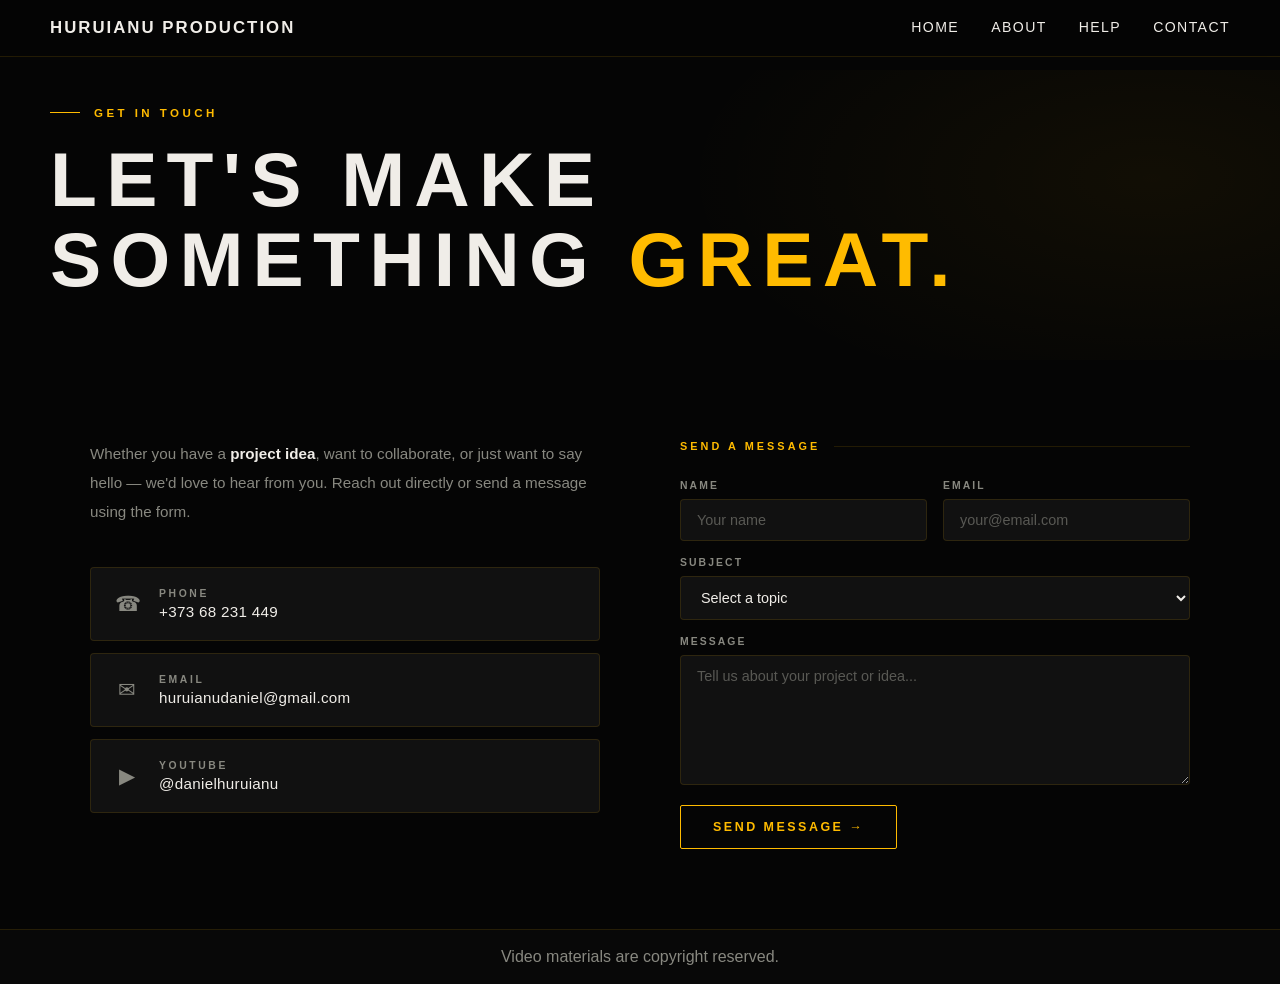
<file: contact.html>
<!DOCTYPE html>
<html lang="en">

<head>
  <meta charset="UTF-8">
  <meta name="viewport" content="width=device-width, initial-scale=1.0">
  <title>Contact — Huruianu Production</title>
  <link rel="stylesheet" href="CSS/style.css">
  <link rel="stylesheet" href="CSS/contact.css">

</head>
<script src="main.js"></script>

<body>

  <header id="mainHeader">
    <div class="brand"><a href="index.html">Huruianu Production</a></div>
    <nav>
      <a href="index.html">Home</a>
      <a href="about.html">About</a>
      <a href="help.html">Help</a>
      <a href="contact.html">Contact</a>
    </nav>
    <button class="hamburger" id="hamburger" aria-label="Open menu">
      <span></span><span></span><span></span>
    </button>
  </header>

  <div class="nav-drawer" id="navDrawer">
    <a href="index.html" onclick="closeDrawer()">Home</a>
    <a href="about.html" onclick="closeDrawer()">About</a>
    <a href="help.html" onclick="closeDrawer()">Help</a>
    <a href="contact.html" onclick="closeDrawer()">Contact</a>
  </div>

  <!-- ══ HERO ══ -->
  <div class="contact-hero">
    <div class="contact-hero-content">
      <div class="contact-eyebrow">Get in touch</div>
      <h1>Let's make<br>something <span>great.</span></h1>
    </div>
  </div>

  <!-- ══ BODY ══ -->
  <div class="contact-body">

    <!-- Left column -->
    <div class="contact-info">

      <p class="contact-intro">
        Whether you have a <strong>project idea</strong>, want to collaborate, or just want to say hello — we'd love to
        hear from you. Reach out directly or send a message using the form.
      </p>

      <div class="contact-cards">

        <a class="contact-card" href="tel:+37368231449">
          <div class="contact-card-icon">☎</div>
          <div class="contact-card-body">
            <div class="contact-card-label">Phone</div>
            <div class="contact-card-value">+373 68 231 449</div>
          </div>
        </a>

        <a class="contact-card" href="mailto:huruianudaniel@gmail.com">
          <div class="contact-card-icon">✉</div>
          <div class="contact-card-body">
            <div class="contact-card-label">Email</div>
            <div class="contact-card-value">huruianudaniel@gmail.com</div>
          </div>
        </a>

        <a class="contact-card" href="https://www.youtube.com/@danielhuruianu" target="_blank" rel="noopener">
          <div class="contact-card-icon">▶</div>
          <div class="contact-card-body">
            <div class="contact-card-label">YouTube</div>
            <div class="contact-card-value">@danielhuruianu</div>
          </div>
        </a>

      </div>
    </div>

    <!-- Right column: form -->
    <div class="contact-form-wrap">
      <div class="form-heading">Send a message</div>

      <div class="contact-form" id="contactForm">

        <div class="form-row">
          <div class="form-group">
            <label for="fname">Name</label>
            <input type="text" id="fname" placeholder="Your name">
          </div>
          <div class="form-group">
            <label for="femail">Email</label>
            <input type="email" id="femail" placeholder="your@email.com">
          </div>
        </div>

        <div class="form-group">
          <label for="fsubject">Subject</label>
          <select id="fsubject">
            <option value="" disabled selected>Select a topic</option>
            <option>Film / Video Production</option>
            <option>Music Video</option>
            <option>Collaboration</option>
            <option>General Inquiry</option>
          </select>
        </div>

        <div class="form-group">
          <label for="fmessage">Message</label>
          <textarea id="fmessage" placeholder="Tell us about your project or idea..."></textarea>
        </div>

        <div class="form-error" id="formError"></div>

        <button class="form-submit" onclick="submitForm()">
          Send message &#8594;
        </button>

        <div class="form-success" id="formSuccess">
          <span class="form-success-icon">✓</span>
          Message sent! We'll get back to you soon.
        </div>

      </div>
    </div>
  </div>

  <footer>
    <div class="copyright">
      <p>Video materials are copyright reserved.</p>
    </div>
  </footer>

  <script>
    function submitForm() {
      // Preluăm valorile introduse
      const name = document.getElementById('fname').value.trim();
      const email = document.getElementById('femail').value.trim();
      const subject = document.getElementById('fsubject').value;
      const message = document.getElementById('fmessage').value.trim();

      const errorElement = document.getElementById('formError');
      const successElement = document.getElementById('formSuccess');

      // Resetăm stările anterioare (erori și succes)
      errorElement.style.display = 'none';
      errorElement.innerText = '';
      successElement.classList.remove('show');

      // Resetăm culorile chenarelor
      ['fname', 'femail', 'fsubject', 'fmessage'].forEach(id => {
        document.getElementById(id).style.borderColor = 'var(--border)';
      });

      // ═══ VALIDAREA 1: Verificare câmpuri goale ═══
      if (!name || !email || !subject || !message) {
        errorElement.innerText = 'All fields are required! Please fill them out.';
        errorElement.style.display = 'block';

        // Înroșim doar câmpurile care sunt goale
        [
          { id: 'fname', val: name },
          { id: 'femail', val: email },
          { id: 'fsubject', val: subject },
          { id: 'fmessage', val: message }
        ].forEach(({ id, val }) => {
          if (!val) {
            document.getElementById(id).style.borderColor = 'rgba(255, 80, 80, 0.8)';
          }
        });
        return; // Oprim trimiterea
      }

      // ═══ VALIDAREA 2: Formatul corect de Email (Expresie Regulată) ═══
      const emailRegex = /^[^\s@]+@[^\s@]+\.[^\s@]+$/;
      if (!emailRegex.test(email)) {
        errorElement.innerText = 'The email address is invalid! Make sure it includes an "@" and a valid domain (e.g., name@email.com).';
        errorElement.style.display = 'block';
        document.getElementById('femail').style.borderColor = 'rgba(255, 80, 80, 0.8)';
        return; // Oprim trimiterea
      }

      // ═══ VALIDAREA 3: Lungimea minimă a mesajului (pentru a evita mesaje spam/inutile) ═══
      if (message.length < 10) {
        errorElement.innerText = 'Your message is too short! Please provide a few more details (minimum 10 characters).';
        errorElement.style.display = 'block';
        document.getElementById('fmessage').style.borderColor = 'rgba(255, 80, 80, 0.8)';
        return; // Oprim trimiterea
      }

      // Dacă toate cele 3 validări au trecut cu succes:
      successElement.classList.add('show');

      // Golim câmpurile formularului
      document.getElementById('fname').value = '';
      document.getElementById('femail').value = '';
      document.getElementById('fsubject').value = '';
      document.getElementById('fmessage').value = '';
    }
  </script>

</body>

</html>
</file>
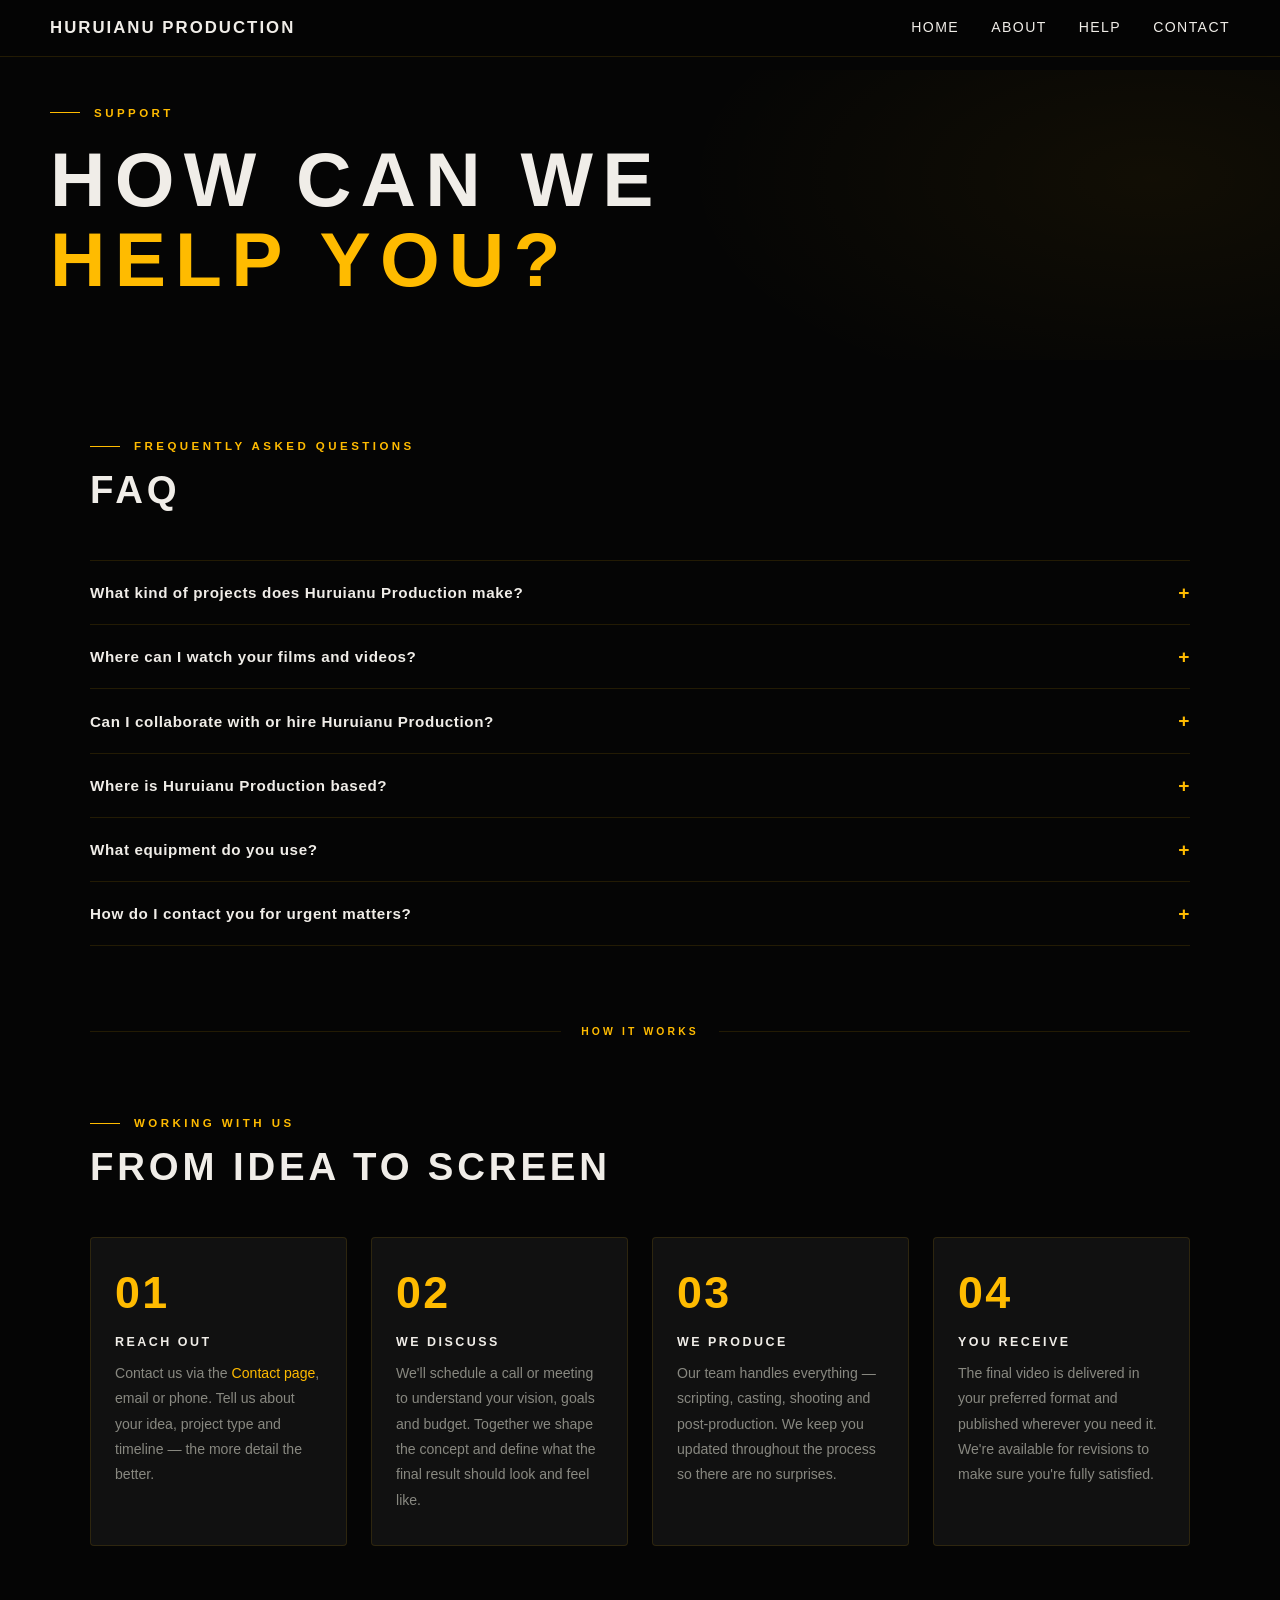
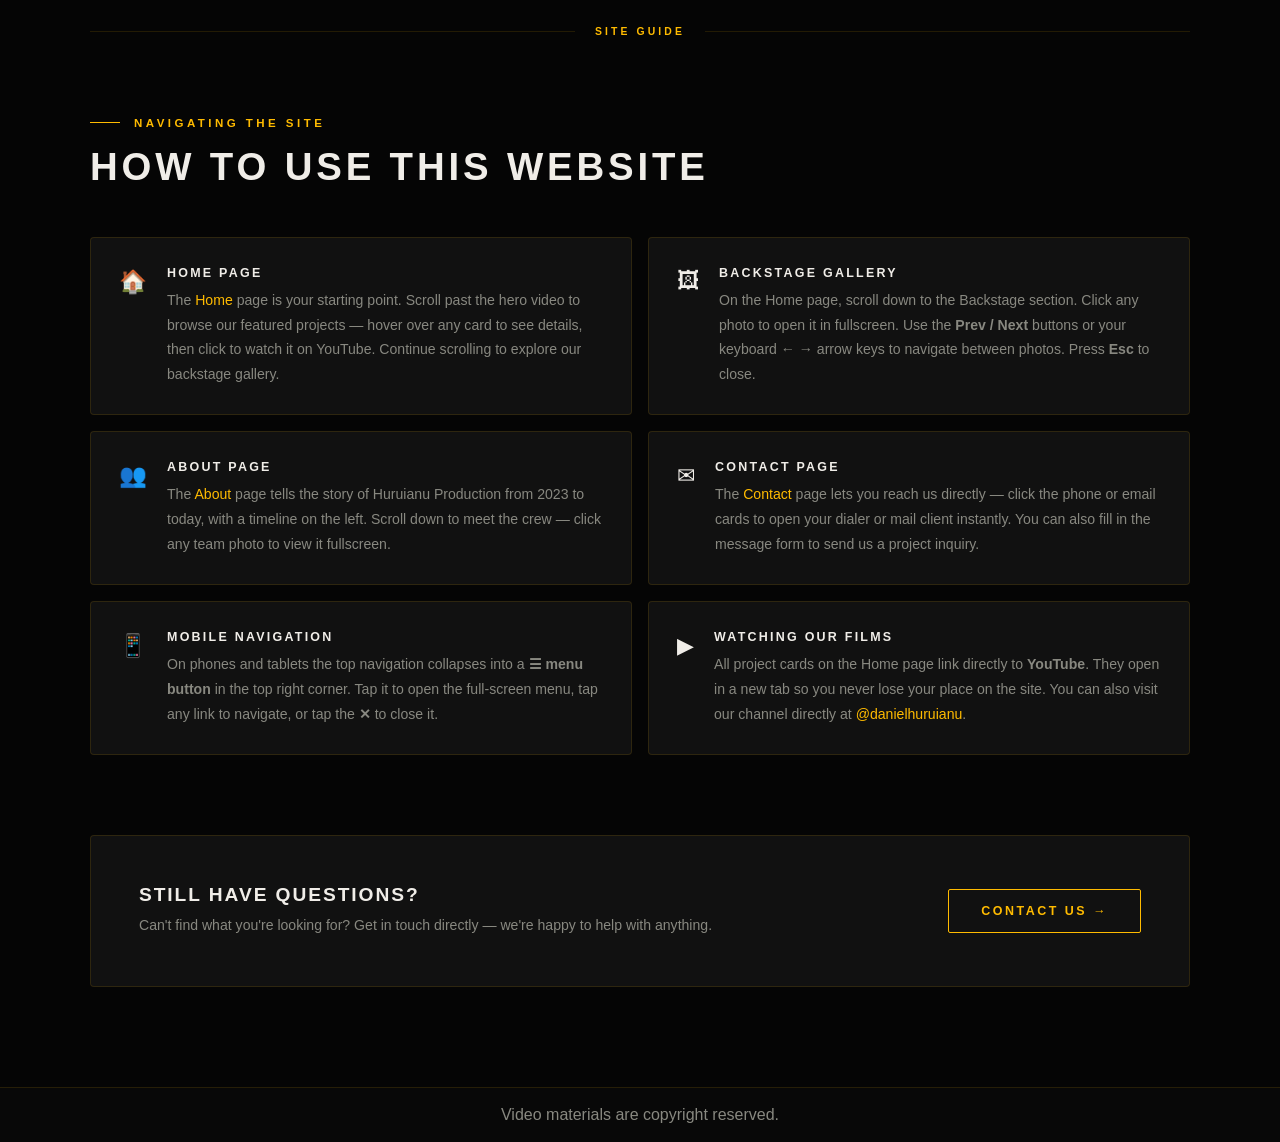
<file: help.html>
<!DOCTYPE html>
<html lang="en">

<head>
  <meta charset="UTF-8">
  <meta name="viewport" content="width=device-width, initial-scale=1.0">
  <title>Help — Huruianu Production</title>
  <link rel="stylesheet" href="CSS/style.css">
  <link rel="stylesheet" href="CSS/help.css">

</head>
<script src="main.js"></script>

<body>

  <header id="mainHeader">
    <div class="brand"><a href="index.html">Huruianu Production</a></div>
    <nav>
      <a href="index.html">Home</a>
      <a href="about.html">About</a>
      <a href="help.html">Help</a>
      <a href="contact.html">Contact</a>
    </nav>
    <button class="hamburger" id="hamburger" aria-label="Open menu">
      <span></span><span></span><span></span>
    </button>
  </header>

  <div class="nav-drawer" id="navDrawer">
    <a href="index.html" onclick="closeDrawer()">Home</a>
    <a href="about.html" onclick="closeDrawer()">About</a>
    <a href="help.html" onclick="closeDrawer()">Help</a>
    <a href="contact.html" onclick="closeDrawer()">Contact</a>
  </div>

  <!-- ══ HERO ══ -->
  <div class="help-hero">
    <div class="help-hero-content">
      <div class="help-eyebrow">Support</div>
      <h1>How can we<br><span>help you?</span></h1>
    </div>
  </div>

  <!-- ══════════════ FAQ ══════════════ -->
  <section class="help-section">
    <div class="section-eyebrow fade-up">Frequently asked questions</div>
    <h2 class="section-title fade-up">FAQ</h2>

    <div class="faq-list">

      <div class="faq-item fade-up">
        <button class="faq-question" onclick="toggleFaq(this)">
          What kind of projects does Huruianu Production make?
          <span class="faq-icon">+</span>
        </button>
        <div class="faq-answer">
          <div class="faq-answer-inner">
            We specialise in <strong>short films, music videos</strong> and creative video content. Since 2023 we have produced two short films — <em>Fulla Net</em> (2024) and <em>Mihail Bogomutov</em> (2026) — along with several music videos and commissioned projects. We work with real scenarios, actors and professional gear.
          </div>
        </div>
      </div>

      <div class="faq-item fade-up">
        <button class="faq-question" onclick="toggleFaq(this)">
          Where can I watch your films and videos?
          <span class="faq-icon">+</span>
        </button>
        <div class="faq-answer">
          <div class="faq-answer-inner">
            Most of our projects are published on our YouTube channel <a href="https://www.youtube.com/@danielhuruianu" 
            target="_blank" rel="noopener">@danielhuruianu</a>. You can also find direct links to each 
            project on the <a href="index.html">Home</a> page — just click any project card to open it on YouTube.
          </div>
        </div>
      </div>

      <div class="faq-item fade-up">
        <button class="faq-question" onclick="toggleFaq(this)">
          Can I collaborate with or hire Huruianu Production?
          <span class="faq-icon">+</span>
        </button>
        <div class="faq-answer">
          <div class="faq-answer-inner">
            Yes! We are open to collaborations, commissions and new project ideas. Head over to the <a href="contact.html">Contact</a> page, send us a message with your idea and we'll get back to you as soon as possible. You can also reach us directly by phone or email.
          </div>
        </div>
      </div>

      <div class="faq-item fade-up">
        <button class="faq-question" onclick="toggleFaq(this)">
          Where is Huruianu Production based?
          <span class="faq-icon">+</span>
        </button>
        <div class="faq-answer">
          <div class="faq-answer-inner">
            We are a student production team based in the <strong>Republic of Moldova</strong>. The team was formed in 2023 and has been growing ever since. You can read the full story on our <a href="about.html">About</a> page.
          </div>
        </div>
      </div>

      <div class="faq-item fade-up">
        <button class="faq-question" onclick="toggleFaq(this)">
          What equipment do you use?
          <span class="faq-icon">+</span>
        </button>
        <div class="faq-answer">
          <div class="faq-answer-inner">
            Since our first project in 2023 we have continuously invested in our gear. Our kit now includes professional cameras, lighting rigs and audio equipment that allow us to deliver cinematic quality for both large and small productions.
          </div>
        </div>
      </div>

      <div class="faq-item fade-up">
        <button class="faq-question" onclick="toggleFaq(this)">
          How do I contact you for urgent matters?
          <span class="faq-icon">+</span>
        </button>
        <div class="faq-answer">
          <div class="faq-answer-inner">
            For urgent matters, call us directly at <a href="tel:+37368231449">+373 68 231 449</a> or email <a href="mailto:huruianudaniel@gmail.com">huruianudaniel@gmail.com</a>. We typically respond within 24 hours.
          </div>
        </div>
      </div>

    </div>
  </section>

  <div class="sec-divider"><span>How it works</span></div>

  <!-- ══════════════ HOW IT WORKS ══════════════ -->
  <section class="help-section">
    <div class="section-eyebrow fade-up">Working with us</div>
    <h2 class="section-title fade-up">From idea to screen</h2>

    <div class="steps-grid">

      <div class="step-card fade-up">
        <div class="step-number">01</div>
        <div class="step-title">Reach out</div>
        <div class="step-desc">Contact us via the <a href="contact.html" style="color:var(--gold);text-decoration:none;">Contact page</a>, email or phone. Tell us about your idea, project type and timeline — the more detail the better.</div>
      </div>

      <div class="step-card fade-up">
        <div class="step-number">02</div>
        <div class="step-title">We discuss</div>
        <div class="step-desc">We'll schedule a call or meeting to understand your vision, goals and budget. Together we shape the concept and define what the final result should look and feel like.</div>
      </div>

      <div class="step-card fade-up">
        <div class="step-number">03</div>
        <div class="step-title">We produce</div>
        <div class="step-desc">Our team handles everything — scripting, casting, shooting and post-production. We keep you updated throughout the process so there are no surprises.</div>
      </div>

      <div class="step-card fade-up">
        <div class="step-number">04</div>
        <div class="step-title">You receive</div>
        <div class="step-desc">The final video is delivered in your preferred format and published wherever you need it. We're available for revisions to make sure you're fully satisfied.</div>
      </div>

    </div>
  </section>

  <div class="sec-divider"><span>Site guide</span></div>

  <!-- ══════════════ SITE GUIDE ══════════════ -->
  <section class="help-section">
    <div class="section-eyebrow fade-up">Navigating the site</div>
    <h2 class="section-title fade-up">How to use this website</h2>

    <div class="guide-grid">

      <div class="guide-card fade-up">
        <div class="guide-icon">🏠</div>
        <div class="guide-card-body">
          <div class="guide-card-title">Home page</div>
          <div class="guide-card-desc">The <a href="index.html">Home</a> page is your starting point. Scroll past the hero video to browse our featured projects — hover over any card to see details, then click to watch it on YouTube. Continue scrolling to explore our backstage gallery.</div>
        </div>
      </div>

      <div class="guide-card fade-up">
        <div class="guide-icon">🖼</div>
        <div class="guide-card-body">
          <div class="guide-card-title">Backstage gallery</div>
          <div class="guide-card-desc">On the Home page, scroll down to the Backstage section. Click any photo to open it in fullscreen. Use the <strong>Prev / Next</strong> buttons or your keyboard <strong>← →</strong> arrow keys to navigate between photos. Press <strong>Esc</strong> to close.</div>
        </div>
      </div>

      <div class="guide-card fade-up">
        <div class="guide-icon">👥</div>
        <div class="guide-card-body">
          <div class="guide-card-title">About page</div>
          <div class="guide-card-desc">The <a href="about.html">About</a> page tells the story of Huruianu Production from 2023 to today, with a timeline on the left. Scroll down to meet the crew — click any team photo to view it fullscreen.</div>
        </div>
      </div>

      <div class="guide-card fade-up">
        <div class="guide-icon">✉</div>
        <div class="guide-card-body">
          <div class="guide-card-title">Contact page</div>
          <div class="guide-card-desc">The <a href="contact.html">Contact</a> page lets you reach us directly — click the phone or email cards to open your dialer or mail client instantly. You can also fill in the message form to send us a project inquiry.</div>
        </div>
      </div>

      <div class="guide-card fade-up">
        <div class="guide-icon">📱</div>
        <div class="guide-card-body">
          <div class="guide-card-title">Mobile navigation</div>
          <div class="guide-card-desc">On phones and tablets the top navigation collapses into a <strong>☰ menu button</strong> in the top right corner. Tap it to open the full-screen menu, tap any link to navigate, or tap the <strong>✕</strong> to close it.</div>
        </div>
      </div>

      <div class="guide-card fade-up">
        <div class="guide-icon">▶</div>
        <div class="guide-card-body">
          <div class="guide-card-title">Watching our films</div>
          <div class="guide-card-desc">All project cards on the Home page link directly to <strong>YouTube</strong>. They open in a new tab so you never lose your place on the site. You can also visit our channel directly at <a href="https://www.youtube.com/@danielhuruianu" target="_blank" rel="noopener">@danielhuruianu</a>.</div>
        </div>
      </div>

    </div>
  </section>

  <!-- ══ CTA ══ -->
  <div class="help-cta">
    <div class="help-cta-inner fade-up">
      <div class="help-cta-text">
        <h3>Still have questions?</h3>
        <p>Can't find what you're looking for? Get in touch directly — we're happy to help with anything.</p>
      </div>
      <a href="contact.html" class="help-cta-btn">Contact us &#8594;</a>
    </div>
  </div>

  <footer>
    <div class="copyright">
      <p>Video materials are copyright reserved.</p>
    </div>
  </footer>

  <script>
    function toggleFaq(btn) {
      const item = btn.closest('.faq-item');
      const isOpen = item.classList.contains('open');

      // Close all open items
      document.querySelectorAll('.faq-item.open').forEach(el => el.classList.remove('open'));

      // Toggle clicked one
      if (!isOpen) item.classList.add('open');
    }

    // Fade-in on scroll
    const fadeEls = document.querySelectorAll('.fade-up');
    const fadeObserver = new IntersectionObserver((entries) => {
      entries.forEach((entry, i) => {
        if (entry.isIntersecting) {
          setTimeout(() => entry.target.classList.add('visible'), i * 80);
          fadeObserver.unobserve(entry.target);
        }
      });
    }, { threshold: 0.1 });
    fadeEls.forEach(el => fadeObserver.observe(el));
  </script>

</body>
</html>
</file>
<file: CSS/style.css>
:root {
  --bg:           #050505;
  --surface:      #111111;
  --surface-up:   #1a1a1a;
  --text-primary: #f0ede8;
  --text-muted:   #888880;
  --gold:         #ffbb00;
  --gold-dim:     #c89b2a;
  --border:       rgba(255, 187, 0, 0.12);
}

* {
  margin: 0;
  padding: 0;
  box-sizing: border-box;
}

body {
  font-family: Arial, sans-serif;
  color: var(--text-primary);
  background: var(--bg);
  min-height: 100vh;
}


/* ══════════════ HEADER ══════════════ */
header {
  display: flex;
  justify-content: space-between;
  align-items: center;
  padding: 18px 50px;
  position: fixed;
  width: 100%;
  z-index: 100;
  box-sizing: border-box;
  background: rgba(5, 5, 5, 0.75);
  backdrop-filter: blur(16px);
  -webkit-backdrop-filter: blur(16px);
  border-bottom: 1px solid var(--border);
  transition: background 0.3s ease, padding 0.3s ease;
}

header.scrolled {
  background: rgba(5, 5, 5, 0.95);
  padding: 12px 50px;
}

.brand a {
  font-size: 1.05rem;
  letter-spacing: 0.12em;
  text-transform: uppercase;
  color: var(--text-primary);
  text-decoration: none;
  font-weight: 700;
  transition: color 0.2s ease;
}

.brand a:hover {
  color: var(--gold);
}

/* ── Desktop nav ── */
nav {
  display: flex;
  gap: 32px;
  align-items: center;
}

nav a {
  color: var(--text-primary);
  text-decoration: none;
  font-weight: 500;
  font-size: 0.88rem;
  letter-spacing: 0.1em;
  text-transform: uppercase;
  position: relative;
  padding-bottom: 3px;
  transition: color 0.2s ease;
}

nav a::after {
  content: '';
  position: absolute;
  bottom: 0;
  left: 0;
  width: 0;
  height: 1px;
  background: var(--gold);
  transition: width 0.25s ease;
}

nav a:hover {
  color: var(--gold);
}

nav a:hover::after {
  width: 100%;
}

/* ── Hamburger button ── */
.hamburger {
  display: none;
  flex-direction: column;
  justify-content: center;
  gap: 5px;
  width: 36px;
  height: 36px;
  cursor: pointer;
  background: none;
  border: none;
  padding: 4px;
  z-index: 110;
}

.hamburger span {
  display: block;
  width: 100%;
  height: 2px;
  background: var(--text-primary);
  border-radius: 2px;
  transition: transform 0.3s ease, opacity 0.3s ease, background 0.2s ease;
  transform-origin: center;
}

.hamburger.open span:nth-child(1) {
  transform: translateY(7px) rotate(45deg);
  background: var(--gold);
}
.hamburger.open span:nth-child(2) {
  opacity: 0;
}
.hamburger.open span:nth-child(3) {
  transform: translateY(-7px) rotate(-45deg);
  background: var(--gold);
}

/* ── Mobile full-screen nav drawer ── */
.nav-drawer {
  display: none;
  position: fixed;
  top: 0;
  left: 0;
  width: 100%;
  height: 100%;
  background: rgba(5, 5, 5, 0.97);
  backdrop-filter: blur(20px);
  -webkit-backdrop-filter: blur(20px);
  z-index: 99;
  flex-direction: column;
  align-items: center;
  justify-content: center;
  gap: 40px;
  pointer-events: none;
  opacity: 0;
  transition: opacity 0.3s ease;
}

.nav-drawer.open {
  display: flex;
  opacity: 1;
  pointer-events: all;
}

.nav-drawer a {
  color: var(--text-primary);
  text-decoration: none;
  font-size: 1.8rem;
  font-weight: 700;
  letter-spacing: 0.15em;
  text-transform: uppercase;
  transition: color 0.2s ease;
}

.nav-drawer a:hover {
  color: var(--gold);
}

/* ══════════════ MAIN / HERO ══════════════ */
main {
  position: relative;
  min-height: 100vh;
  display: flex;
  align-items: center;
  justify-content: center;
  text-align: center;
  padding-top: 90px;
  overflow: hidden;
}

.video-bg {
  position: absolute;
  top: 0;
  left: 0;
  width: 100%;
  height: 100%;
  object-fit: cover;
  z-index: 1;
}

.overlay {
  position: absolute;
  inset: 0;
  background: rgba(0, 0, 0, 0.45);
  z-index: 2;
}

.hero {
  position: relative;
  z-index: 3;
  max-width: 1000px;
  padding: 120px 24px 60px;
}

.hero h1 {
  font-size: clamp(2rem, 8vw, 6rem);
  letter-spacing: 0.08em;
  margin-bottom: 18px;
  text-transform: uppercase;
  word-break: break-word;
}

.hero p {
  max-width: 720px;
  margin: 0 auto;
  font-size: 1.05rem;
  line-height: 1.8;
  color: var(--text-muted);
}

/* ══════════════ PROJECTS ══════════════ */


.projects {
  position: relative;
  z-index: 3;
  display: grid;
  grid-template-columns: repeat(auto-fit, minmax(300px, 1fr));
  gap: 22px;
  width: 100%;
  max-width: 1300px;
  margin: 60px auto 0;
  padding: 0 24px 80px;
}


.projects-eyebrow {
  font-size: 0.72rem;
  font-weight: 700;
  letter-spacing: 0.3em;
  text-transform: uppercase;
  color: var(--gold);
  margin-bottom: 12px;
  display: flex;
  align-items: center;
  gap: 14px;
}

.projects-eyebrow::before {
  content: '';
  display: inline-block;
  width: 30px;
  height: 1px;
  background: var(--gold);
}

.projects-title-block {
  grid-column: 1 / -1;
  padding-bottom: 8px;
  border-bottom: 1px solid var(--border);
  margin-bottom: 8px;
}

.projects-title-block h2 {
  font-size: clamp(1.6rem, 3vw, 2.2rem);
  font-weight: 700;
  letter-spacing: 0.1em;
  text-transform: uppercase;
  color: var(--text-primary);
}

.project-card {
  position: relative;
  overflow: hidden;
  border-radius: 4px;
  background: var(--surface);
  border: 1px solid var(--border);
  cursor: pointer;
  display: flex;
}

.project-card img {
  width: 100%;
  aspect-ratio: 16 / 10;
  object-fit: cover;
  display: block;
  transition: transform 0.3s ease;
}

.project-card:hover img {
  transform: scale(1.08);
}

.project-info {
  position: absolute;
  inset: 0;
  background: linear-gradient(180deg, rgba(0, 0, 0, 0.05), rgba(0, 0, 0, 0.9));
  color: var(--text-primary);
  opacity: 0;
  visibility: hidden;
  transition: opacity 0.25s ease, visibility 0.25s ease;
  padding: 24px;
  display: flex;
  flex-direction: column;
  justify-content: flex-end;
}

.project-card:hover .project-info {
  opacity: 1;
  visibility: visible;
}

.project-info h3 {
  margin-bottom: 12px;
  font-size: 1.25rem;
}

.project-info p {
  font-size: 0.95rem;
  line-height: 1.6;
  color: var(--text-muted);
}

/* ══════════════ BACKSTAGE ══════════════ */
.backstage {
  padding: 80px 40px;
  background: var(--bg);
}

.backstage-header {
  max-width: 1300px;
  margin: 0 auto 50px;
  padding-bottom: 8px;
  border-bottom: 1px solid var(--border);
}

.backstage-header h2 {
  font-size: clamp(1.6rem, 3vw, 2.2rem);
  font-weight: 700;
  letter-spacing: 0.1em;
  text-transform: uppercase;
  color: var(--text-primary);
  margin-bottom: 0;
}

.backstage-header p {
  color: var(--text-muted);
  font-size: 1rem;
  letter-spacing: 0.04em;
}


/* ══════════════ FOOTER ══════════════ */
footer {
  display: flex;
  justify-content: center;
  align-items: center;
  padding: 18px 36px;
  background: #080808;
  color: var(--text-muted);
  border-top: 1px solid var(--border);
  flex-wrap: wrap;
  gap: 14px;
}

.socials {
  display: flex;
  gap: 18px;
  justify-content: center;
}

.socials a {
  color: var(--text-muted);
  text-decoration: none;
  transition: color 0.2s ease;
}

.socials a:hover {
  color: var(--gold);
}

.copyright {
  text-align: center;
  flex: 1 1 240px;
}



/* Masonry-style grid */
.backstage-grid {
  columns: 3;
  column-gap: 16px;
  max-width: 1300px;
  margin: 0 auto;
}

@media (max-width: 900px) {
  .backstage-grid {
    columns: 2;
  }
}

@media (max-width: 560px) {
  .backstage-grid {
    columns: 1;
  }

  .backstage {
    padding: 60px 20px;
  }
}

.backstage-item {
  break-inside: avoid;
  margin-bottom: 16px;
  overflow: hidden;
  border-radius: 4px;
  background: var(--surface);
  border: 1px solid var(--border);
  position: relative;
  cursor: pointer;
}

.backstage-item img {
  width: 100%;
  display: block;
  transition: transform 0.25s ease, filter 0.25s ease;
}

.backstage-item:hover img {
  transform: scale(1.04);
  filter: brightness(1) saturate(1.1);
}

.backstage-item .caption {
  position: absolute;
  inset: 0;
  background: linear-gradient(180deg, rgba(0, 0, 0, 0.05), rgba(0, 0, 0, 0.9));
  color: var(--text-primary);
  opacity: 0;
  visibility: hidden;
  transition: opacity 0.25s ease, visibility 0.25s ease;
  padding: 24px;
  display: flex;
  align-items: flex-end;
  font-size: 0.95rem;
  font-weight: 500;
  letter-spacing: 0.06em;
}
 
.backstage-item:hover .caption {
  opacity: 1;
  visibility: visible;
}

/* ══════════════ LIGHTBOX ══════════════ */
.lightbox {
  display: none;
  position: fixed;
  inset: 0;
  background: rgba(0, 0, 0, 0.92);
  z-index: 9999;
  align-items: center;
  justify-content: center;
  flex-direction: column;
}

.lightbox.active {
  display: flex;
}

.lightbox img {
  max-width: 90vw;
  max-height: 85vh;
  object-fit: contain;
  border-radius: 4px;
  box-shadow: 0 0 60px rgba(0, 0, 0, 0.8);
}

.lightbox-close {
  position: absolute;
  top: 24px;
  right: 32px;
  font-size: 2rem;
  color: var(--text-primary);
  cursor: pointer;
  line-height: 1;
  opacity: 0.7;
  transition: opacity 0.2s, color 0.2s;
}

.lightbox-close:hover {
  opacity: 1;
  color: var(--gold);
}

.lightbox-nav {
  display: flex;
  gap: 32px;
  margin-top: 20px;
}

.lightbox-nav button {
  background: none;
  border: 1px solid var(--border);
  color: var(--text-primary);
  padding: 8px 24px;
  cursor: pointer;
  font-size: 0.9rem;
  letter-spacing: 0.1em;
  border-radius: 2px;
  transition: background 0.2s, border-color 0.2s, color 0.2s;
}

.lightbox-nav button:hover {
  background: rgba(255, 187, 0, 0.08);
  border-color: var(--gold-dim);
  color: var(--gold);
}


/* ══════════════ FADE-IN ON SCROLL ══════════════ */
.fade-up {
  opacity: 0;
  transform: translateY(24px);
  transition: opacity 0.6s ease, transform 0.6s ease;
}
 
.fade-up.visible {
  opacity: 1;
  transform: translateY(0);
}

/* ══════════════ RESPONSIVE ══════════════ */
@media (max-width: 900px) {
  .backstage-grid { columns: 2; }
}

@media (max-width: 720px) {
  header {
    padding: 16px 24px;
  }

  header.scrolled {
    padding: 12px 24px;
  }

  /* Hide desktop nav links, show hamburger */
  nav {
    display: none;
  }

  .hamburger {
    display: flex;
  }

  .hero {
    padding-top: 120px;
  }

  .projects {
    padding: 0 16px 80px;
  }

  footer {
    justify-content: center;
  }

  .backstage {
    padding: 60px 20px;
  }
}

@media (max-width: 560px) {
  .backstage-grid { columns: 1; }

  .nav-drawer a {
    font-size: 1.4rem;
  }
}
</file>
<file: CSS/contact.css>
/* ══════════════ CONTACT HERO ══════════════ */
.contact-hero {
  padding-top: 70px;
  min-height: 40vh;
  display: flex;
  align-items: flex-end;
  padding-bottom: 60px;
  padding-left: 50px;
  padding-right: 50px;
  background: var(--bg);
  position: relative;
  overflow: hidden;
}

.contact-hero::after {
  content: '';
  position: absolute;
  top: 70px;
  right: 0;
  width: 50%;
  height: 100%;
  background: radial-gradient(ellipse at 80% 30%, rgba(255, 187, 0, 0.05) 0%, transparent 65%);
  pointer-events: none;
}

.contact-eyebrow {
  font-size: 0.72rem;
  font-weight: 700;
  letter-spacing: 0.3em;
  text-transform: uppercase;
  color: var(--gold);
  margin-bottom: 20px;
  display: flex;
  align-items: center;
  gap: 14px;
}

.contact-eyebrow::before {
  content: '';
  display: inline-block;
  width: 30px;
  height: 1px;
  background: var(--gold);
}

.contact-hero h1 {
  font-size: clamp(2.8rem, 6vw, 5.5rem);
  font-weight: 700;
  letter-spacing: 0.12em;
  text-transform: uppercase;
  color: var(--text-primary);
  line-height: 1.05;
}

.contact-hero h1 span {
  color: var(--gold);
}

.contact-hero-content {
  position: relative;
  z-index: 1;
}

/* ══════════════ CONTACT BODY ══════════════ */
.contact-body {
  max-width: 1200px;
  margin: 0 auto;
  padding: 80px 50px;
  display: grid;
  grid-template-columns: 1fr 1fr;
  gap: 80px;
  align-items: start;
}

/* ── Left: intro + contact cards ── */
.contact-info {
  display: flex;
  flex-direction: column;
  gap: 40px;
}

.contact-intro {
  font-size: 0.95rem;
  line-height: 1.9;
  color: var(--text-muted);
}

.contact-intro strong {
  color: var(--text-primary);
}

.contact-cards {
  display: flex;
  flex-direction: column;
  gap: 12px;
}

.contact-card {
  display: flex;
  align-items: center;
  gap: 20px;
  background: var(--surface);
  border: 1px solid var(--border);
  border-radius: 4px;
  padding: 20px 24px;
  text-decoration: none;
  color: inherit;
  transition: border-color 0.25s ease, background 0.25s ease;
}

.contact-card:hover {
  border-color: var(--gold-dim);
  background: var(--surface-up);
}

.contact-card:hover .contact-card-icon {
  color: var(--gold);
}

.contact-card-icon {
  font-size: 1.3rem;
  color: var(--text-muted);
  transition: color 0.25s ease;
  flex-shrink: 0;
  width: 24px;
  text-align: center;
}

.contact-card-body {
  display: flex;
  flex-direction: column;
  gap: 4px;
}

.contact-card-label {
  font-size: 0.65rem;
  font-weight: 700;
  letter-spacing: 0.25em;
  text-transform: uppercase;
  color: var(--text-muted);
}

.contact-card-value {
  font-size: 0.95rem;
  font-weight: 500;
  color: var(--text-primary);
  letter-spacing: 0.02em;
}

/* ── Right: message form ── */
.contact-form-wrap {
  position: sticky;
  top: 100px;
}

.form-heading {
  font-size: 0.68rem;
  font-weight: 700;
  letter-spacing: 0.28em;
  text-transform: uppercase;
  color: var(--gold);
  margin-bottom: 28px;
  display: flex;
  align-items: center;
  gap: 14px;
}

.form-heading::after {
  content: '';
  flex: 1;
  height: 1px;
  background: var(--border);
}

.contact-form {
  display: flex;
  flex-direction: column;
  gap: 16px;
}

.form-row {
  display: grid;
  grid-template-columns: 1fr 1fr;
  gap: 16px;
}

.form-group {
  display: flex;
  flex-direction: column;
  gap: 8px;
}

.form-group label {
  font-size: 0.65rem;
  font-weight: 700;
  letter-spacing: 0.2em;
  text-transform: uppercase;
  color: var(--text-muted);
}

.form-group input,
.form-group textarea,
.form-group select {
  background: var(--surface);
  border: 1px solid var(--border);
  border-radius: 4px;
  padding: 12px 16px;
  color: var(--text-primary);
  font-family: Arial, sans-serif;
  font-size: 0.9rem;
  outline: none;
  transition: border-color 0.2s ease;
  width: 100%;
}

.form-group input::placeholder,
.form-group textarea::placeholder {
  color: var(--text-muted);
  opacity: 0.6;
}

.form-group input:focus,
.form-group textarea:focus,
.form-group select:focus {
  border-color: var(--gold-dim);
}

.form-group select option {
  background: var(--surface);
  color: var(--text-primary);
}

.form-group textarea {
  resize: vertical;
  min-height: 130px;
}

.form-submit {
  display: inline-flex;
  align-items: center;
  gap: 10px;
  background: none;
  border: 1px solid var(--gold);
  color: var(--gold);
  padding: 14px 32px;
  font-family: Arial, sans-serif;
  font-size: 0.78rem;
  font-weight: 700;
  letter-spacing: 0.2em;
  text-transform: uppercase;
  cursor: pointer;
  border-radius: 2px;
  transition: background 0.25s ease, color 0.25s ease;
  align-self: flex-start;
  margin-top: 4px;
}

.form-submit:hover {
  background: var(--gold);
  color: var(--bg);
}

/* Success message */
.form-success {
  display: none;
  align-items: center;
  gap: 12px;
  background: var(--surface);
  border: 1px solid rgba(255, 187, 0, 0.3);
  border-radius: 4px;
  padding: 16px 20px;
  font-size: 0.88rem;
  color: var(--text-primary);
  margin-top: 8px;
}

.form-success.show {
  display: flex;
}

.form-success-icon {
  color: var(--gold);
  font-size: 1.1rem;
}

.form-error {
  display: none;
  /* Ascuns implicit */
  background: rgba(255, 80, 80, 0.1);
  color: #ff5050;
  border-left: 4px solid #ff5050;
  padding: 12px;
  border-radius: 6px;
  font-size: 0.9rem;
  margin-bottom: 15px;
  text-align: left;
  line-height: 1.4;
}

/* ══════════════ RESPONSIVE ══════════════ */
@media (max-width: 860px) {
  .contact-body {
    grid-template-columns: 1fr;
    gap: 56px;
  }

  .contact-form-wrap {
    position: static;
  }
}

@media (max-width: 720px) {
  .contact-hero {
    padding-left: 24px;
    padding-right: 24px;
    padding-bottom: 48px;
  }

  .contact-body {
    padding: 56px 24px;
  }

  .form-row {
    grid-template-columns: 1fr;
  }
}
</file>
<file: CSS/help.css>
/* ══════════════ HERO ══════════════ */
    .help-hero {
      padding-top: 70px;
      min-height: 40vh;
      display: flex;
      align-items: flex-end;
      padding-bottom: 60px;
      padding-left: 50px;
      padding-right: 50px;
      background: var(--bg);
      position: relative;
      overflow: hidden;
    }

    .help-hero::after {
      content: '';
      position: absolute;
      top: 70px;
      right: 0;
      width: 50%;
      height: 100%;
      background: radial-gradient(ellipse at 80% 30%, rgba(255,187,0,0.05) 0%, transparent 65%);
      pointer-events: none;
    }

    .help-hero-content {
      position: relative;
      z-index: 1;
    }

    .help-eyebrow {
      font-size: 0.72rem;
      font-weight: 700;
      letter-spacing: 0.3em;
      text-transform: uppercase;
      color: var(--gold);
      margin-bottom: 20px;
      display: flex;
      align-items: center;
      gap: 14px;
    }

    .help-eyebrow::before {
      content: '';
      display: inline-block;
      width: 30px;
      height: 1px;
      background: var(--gold);
    }

    .help-hero h1 {
      font-size: clamp(2.8rem, 6vw, 5.5rem);
      font-weight: 700;
      letter-spacing: 0.12em;
      text-transform: uppercase;
      color: var(--text-primary);
      line-height: 1.05;
    }

    .help-hero h1 span {
      color: var(--gold);
    }

    /* ══════════════ SHARED SECTION STYLES ══════════════ */
    .help-section {
      max-width: 1200px;
      margin: 0 auto;
      padding: 80px 50px;
    }

    .sec-divider {
      display: flex;
      align-items: center;
      gap: 20px;
      max-width: 1200px;
      margin: 0 auto;
      padding: 0 50px;
    }

    .sec-divider::before,
    .sec-divider::after {
      content: '';
      flex: 1;
      height: 1px;
      background: var(--border);
    }

    .sec-divider span {
      font-size: 0.65rem;
      font-weight: 700;
      letter-spacing: 0.3em;
      text-transform: uppercase;
      color: var(--gold);
      white-space: nowrap;
    }

    .section-eyebrow {
      font-size: 0.72rem;
      font-weight: 700;
      letter-spacing: 0.3em;
      text-transform: uppercase;
      color: var(--gold);
      margin-bottom: 16px;
      display: flex;
      align-items: center;
      gap: 14px;
    }

    .section-eyebrow::before {
      content: '';
      display: inline-block;
      width: 30px;
      height: 1px;
      background: var(--gold);
    }

    .section-title {
      font-size: clamp(1.6rem, 3vw, 2.4rem);
      font-weight: 700;
      letter-spacing: 0.1em;
      text-transform: uppercase;
      color: var(--text-primary);
      margin-bottom: 48px;
    }

    /* ══════════════ FAQ ══════════════ */
    .faq-list {
      display: flex;
      flex-direction: column;
      gap: 0;
    }

    .faq-item {
      border-bottom: 1px solid var(--border);
    }

    .faq-item:first-child {
      border-top: 1px solid var(--border);
    }

    .faq-question {
      width: 100%;
      background: none;
      border: none;
      color: var(--text-primary);
      font-family: Arial, sans-serif;
      font-size: 0.95rem;
      font-weight: 600;
      letter-spacing: 0.04em;
      text-align: left;
      padding: 22px 0;
      cursor: pointer;
      display: flex;
      justify-content: space-between;
      align-items: center;
      gap: 20px;
      transition: color 0.2s ease;
    }

    .faq-question:hover {
      color: var(--gold);
    }

    .faq-icon {
      font-size: 1.2rem;
      color: var(--gold);
      transition: transform 0.3s ease;
      flex-shrink: 0;
      line-height: 1;
    }

    .faq-item.open .faq-icon {
      transform: rotate(45deg);
    }

    .faq-answer {
      max-height: 0;
      overflow: hidden;
      transition: max-height 0.35s ease, padding 0.3s ease;
    }

    .faq-item.open .faq-answer {
      max-height: 400px;
    }

    .faq-answer-inner {
      padding-bottom: 22px;
      font-size: 0.9rem;
      line-height: 1.9;
      color: var(--text-muted);
    }

    .faq-answer-inner a {
      color: var(--gold);
      text-decoration: none;
    }

    .faq-answer-inner a:hover {
      text-decoration: underline;
    }

    /* ══════════════ HOW IT WORKS ══════════════ */
    .steps-grid {
      display: grid;
      grid-template-columns: repeat(4, 1fr);
      gap: 24px;
    }

    .step-card {
      background: var(--surface);
      border: 1px solid var(--border);
      border-radius: 4px;
      padding: 32px 24px;
      position: relative;
      transition: border-color 0.25s ease;
    }


    .step-number {
      font-size: 2.8rem;
      font-weight: 700;
      color: #ffbb00;
      line-height: 1;
      margin-bottom: 20px;
      letter-spacing: 0.05em;
    }

    .step-title {
      font-size: 0.78rem;
      font-weight: 700;
      letter-spacing: 0.2em;
      text-transform: uppercase;
      color: var(--text-primary);
      margin-bottom: 12px;
    }

    .step-desc {
      font-size: 0.88rem;
      line-height: 1.8;
      color: var(--text-muted);
    }

    /* Connector line between steps */
    .steps-connector {
      display: flex;
      align-items: center;
      justify-content: center;
      padding: 32px 0 0;
      gap: 12px;
    }

    .steps-connector-line {
      flex: 1;
      height: 1px;
      background: var(--border);
      max-width: 800px;
    }

    /* ══════════════ SITE GUIDE ══════════════ */
    .guide-grid {
      display: grid;
      grid-template-columns: 1fr 1fr;
      gap: 16px;
    }

    .guide-card {
      background: var(--surface);
      border: 1px solid var(--border);
      border-radius: 4px;
      padding: 28px 28px;
      display: flex;
      gap: 20px;
      align-items: flex-start;
      transition: border-color 0.25s ease;
    }


    .guide-icon {
      font-size: 1.4rem;
      flex-shrink: 0;
      margin-top: 2px;
    }

    .guide-card-body {
      display: flex;
      flex-direction: column;
      gap: 8px;
    }

    .guide-card-title {
      font-size: 0.78rem;
      font-weight: 700;
      letter-spacing: 0.18em;
      text-transform: uppercase;
      color: var(--text-primary);
    }

    .guide-card-desc {
      font-size: 0.88rem;
      line-height: 1.75;
      color: var(--text-muted);
    }

    .guide-card-desc a {
      color: var(--gold);
      text-decoration: none;
    }

    .guide-card-desc a:hover {
      text-decoration: underline;
    }

    /* ══════════════ STILL NEED HELP CTA ══════════════ */
    .help-cta {
      max-width: 1200px;
      margin: 0 auto;
      padding: 0 50px 100px;
    }

    .help-cta-inner {
      background: var(--surface);
      border: 1px solid var(--border);
      border-radius: 4px;
      padding: 48px;
      display: flex;
      align-items: center;
      justify-content: space-between;
      gap: 32px;
      flex-wrap: wrap;
    }

    .help-cta-text h3 {
      font-size: 1.2rem;
      font-weight: 700;
      letter-spacing: 0.1em;
      text-transform: uppercase;
      color: var(--text-primary);
      margin-bottom: 8px;
    }

    .help-cta-text p {
      font-size: 0.88rem;
      color: var(--text-muted);
      line-height: 1.7;
    }

    .help-cta-btn {
      display: inline-flex;
      align-items: center;
      gap: 10px;
      background: none;
      border: 1px solid var(--gold);
      color: var(--gold);
      padding: 14px 32px;
      font-family: Arial, sans-serif;
      font-size: 0.78rem;
      font-weight: 700;
      letter-spacing: 0.2em;
      text-transform: uppercase;
      cursor: pointer;
      border-radius: 2px;
      text-decoration: none;
      transition: background 0.25s ease, color 0.25s ease;
      white-space: nowrap;
    }

    .help-cta-btn:hover {
      background: var(--gold);
      color: var(--bg);
    }

    /* ══════════════ RESPONSIVE ══════════════ */
    @media (max-width: 900px) {
      .steps-grid {
        grid-template-columns: repeat(2, 1fr);
      }
    }

    @media (max-width: 720px) {
      .help-hero {
        padding-left: 24px;
        padding-right: 24px;
        padding-bottom: 48px;
      }

      .help-section {
        padding: 56px 24px;
      }

      .sec-divider {
        padding: 0 24px;
      }

      .guide-grid {
        grid-template-columns: 1fr;
      }

      .help-cta {
        padding: 0 24px 64px;
      }

      .help-cta-inner {
        padding: 32px 24px;
        flex-direction: column;
        align-items: flex-start;
      }
    }

    @media (max-width: 560px) {
      .steps-grid {
        grid-template-columns: 1fr;
      }
    }

    /* ── Fade-in ── */
    .fade-up {
      opacity: 0;
      transform: translateY(24px);
      transition: opacity 0.6s ease, transform 0.6s ease;
    }

    .fade-up.visible {
      opacity: 1;
      transform: translateY(0);
    }
</file>
